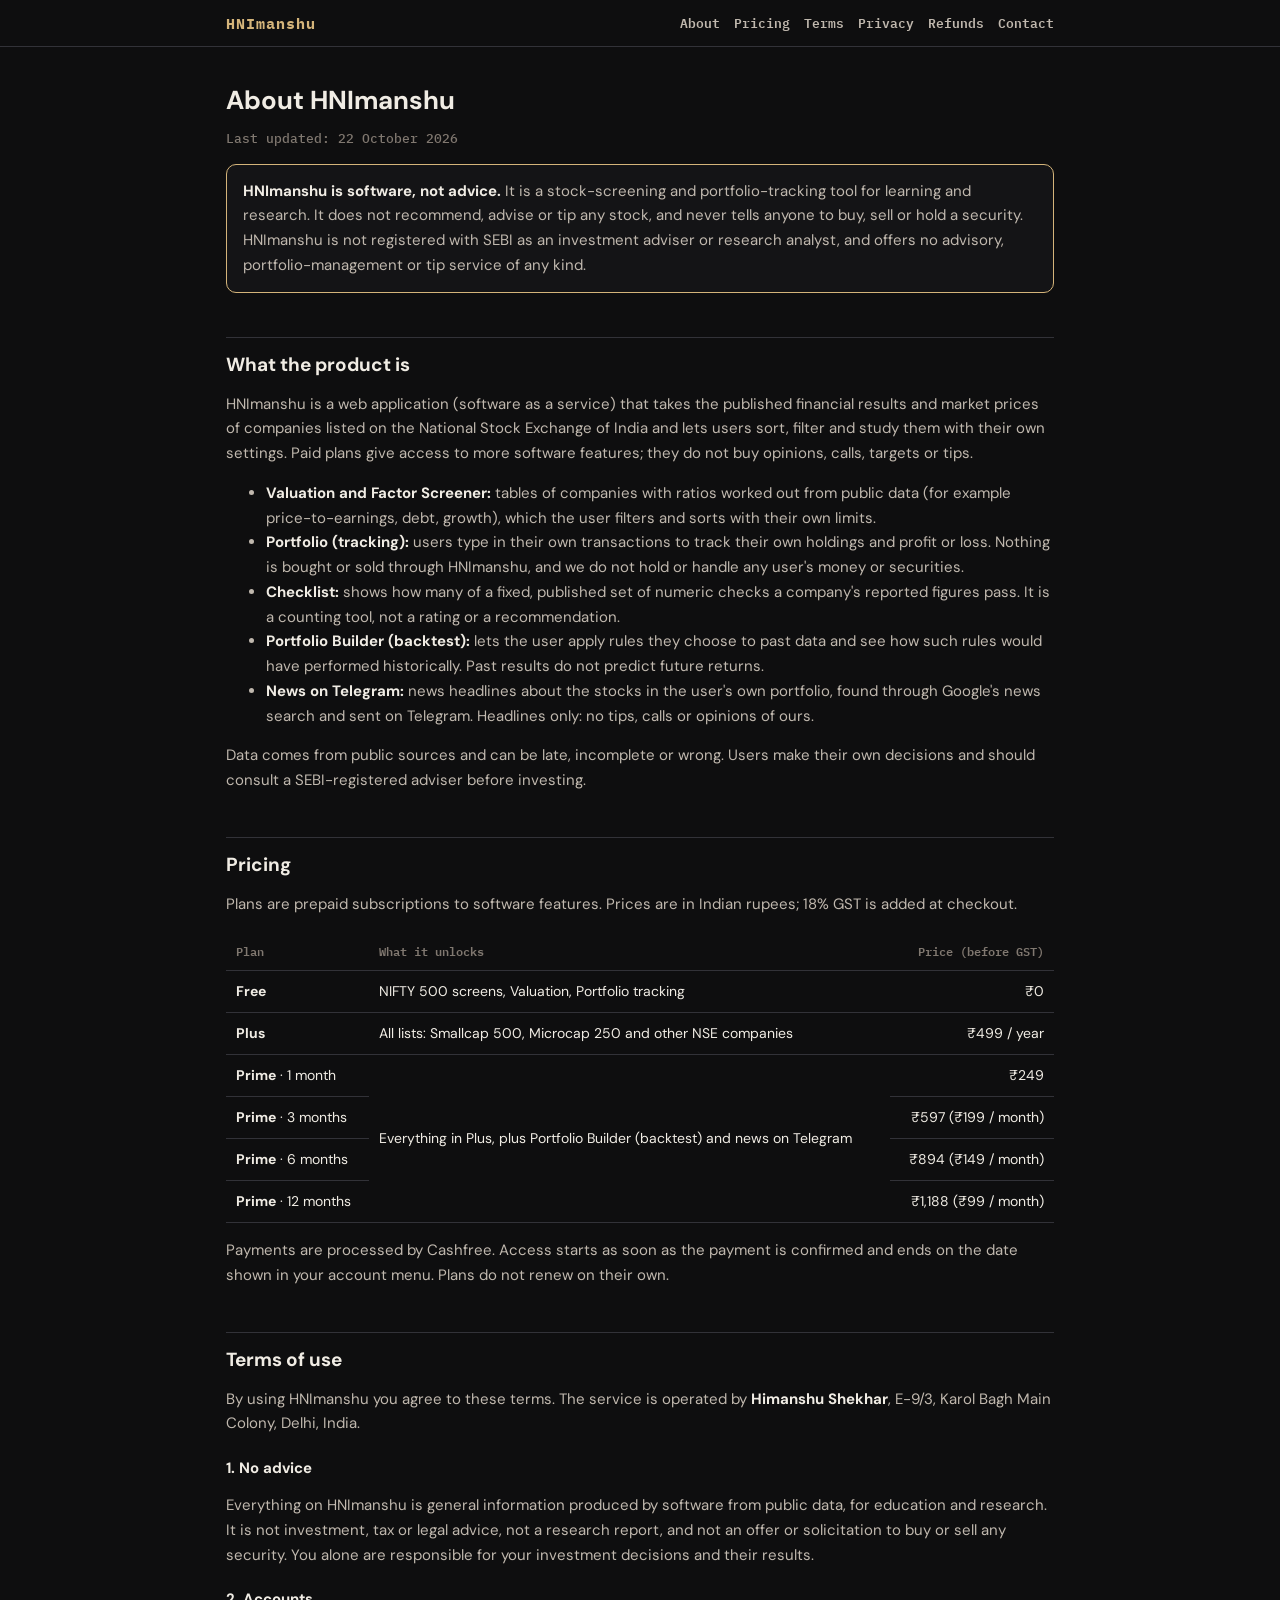
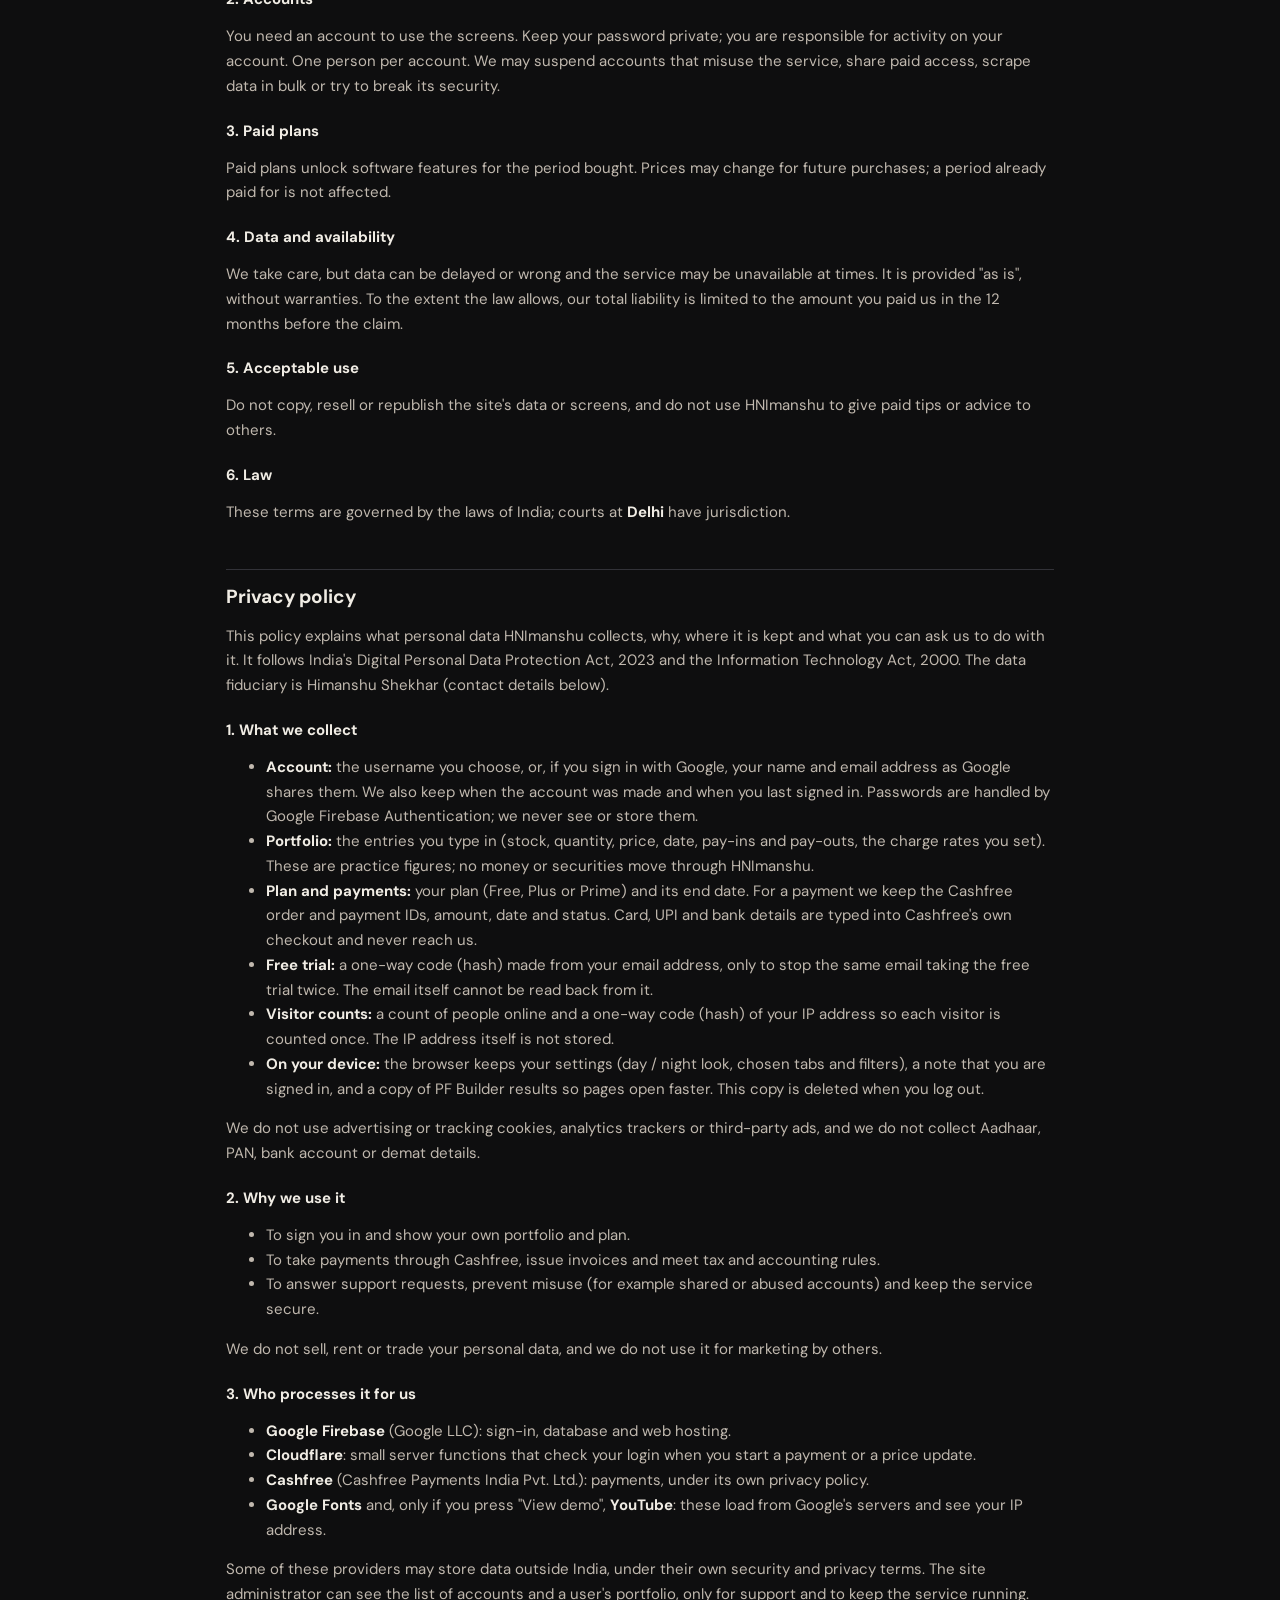
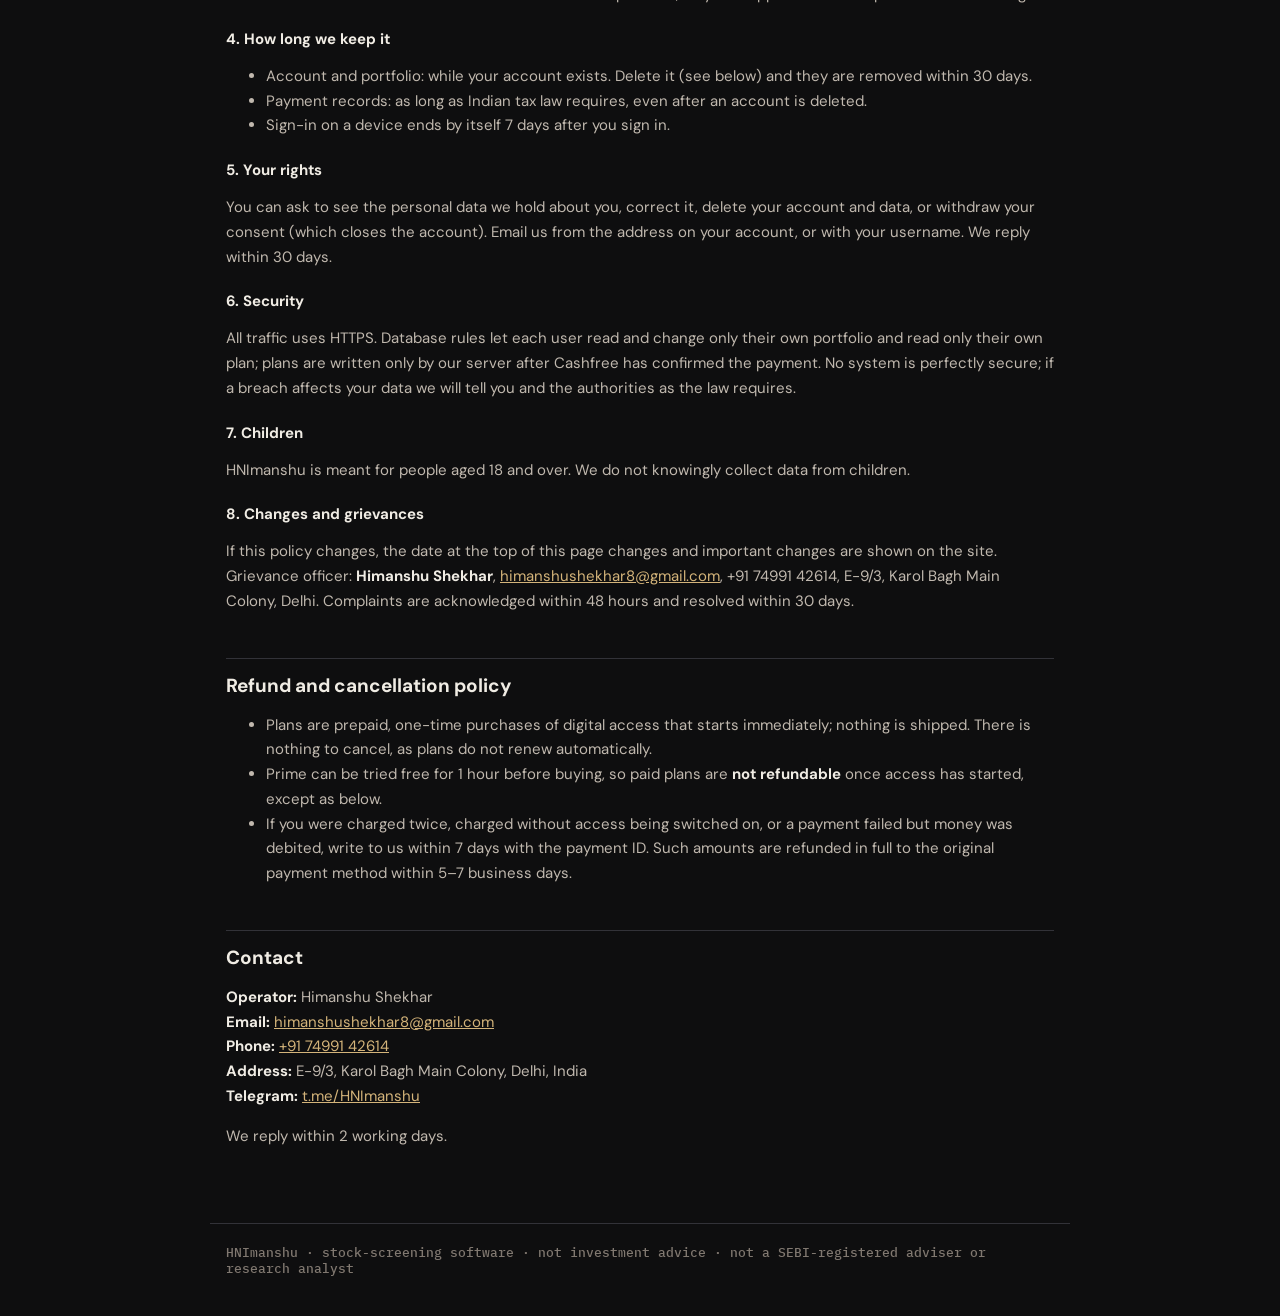
<file: public/legal.html>
<!DOCTYPE html>
<!-- legal.html — About, Pricing, Terms, Privacy, Refunds, Contact. Open to everyone (no login), so payment reviewers
     (Cashfree) and visitors can read what HNImanshu is and is not.
     The landing page shows this same <main> in an overlay (index.html fetches this file), so edit it only here. -->
<html lang="en">
<head>
<meta charset="utf-8">
<meta name="viewport" content="width=device-width, initial-scale=1, viewport-fit=cover">
<title>HNImanshu — About, Terms and Policies</title>
<meta name="description" content="HNImanshu is stock-screening software for learning and research. Pricing, terms of use, privacy, refund policy and contact details.">
<link rel="preconnect" href="https://fonts.googleapis.com">
<link rel="preconnect" href="https://fonts.gstatic.com" crossorigin>
<link rel="stylesheet" href="https://fonts.googleapis.com/css2?family=IBM+Plex+Mono:wght@500;600;700&family=DM+Sans:wght@400;500;600;700&display=swap">
<style>
:root{--mono:'IBM Plex Mono',ui-monospace,monospace;--sans:'DM Sans',system-ui,-apple-system,"Segoe UI",sans-serif}
body,body.night{--bg:#0e0e0f;--panel:#141416;--line:#323238;--ink:#f0ece4;--mute:#c0b8ae;--faint:#807870;--accent:#d4b47a;--warn:#e09878;color-scheme:dark}
body.day{--bg:#c8c1b5;--panel:#bdb6a8;--line:#7a7468;--ink:#060402;--mute:#281e12;--faint:#4a4238;--accent:#4c2e0a;--warn:#781c00;color-scheme:light}
*{box-sizing:border-box}
html{scroll-behavior:smooth;scroll-padding-top:70px}
body{margin:0;background:var(--bg);color:var(--ink);font:15px/1.65 var(--sans)}
a{color:var(--accent)}
header{position:sticky;top:0;z-index:5;background:var(--bg);border-bottom:1px solid var(--line)}
.bar{max-width:860px;margin:0 auto;padding:12px 16px;display:flex;align-items:center;gap:14px;flex-wrap:wrap}
.home{font:700 15px var(--mono);letter-spacing:1px;text-decoration:none;color:var(--accent)}
nav{display:flex;flex-wrap:wrap;gap:4px 14px;margin-left:auto}
nav a{font:600 12.5px var(--mono);text-decoration:none;color:var(--mute)}
nav a:hover{color:var(--accent)}
main{max-width:860px;margin:0 auto;padding:8px 16px 60px}
h1{font:700 26px var(--sans);margin:28px 0 6px}
h2{font:700 19px var(--sans);margin:44px 0 10px;padding-top:14px;border-top:1px solid var(--line)}
h3{font:700 15px var(--sans);margin:22px 0 6px}
p,li{color:var(--mute)}
b,strong{color:var(--ink)}
.note{border:1px solid var(--accent);border-radius:10px;padding:14px 16px;background:var(--panel);margin:18px 0}
.note p{margin:0}
.upd{font:500 12.5px var(--mono);color:var(--faint)}
table{width:100%;border-collapse:collapse;margin:10px 0;font-size:14px}
th,td{text-align:left;padding:9px 10px;border-bottom:1px solid var(--line)}
th{font:600 12px var(--mono);color:var(--faint)}
td.r,th.r{text-align:right;white-space:nowrap}
.fill{background:var(--warn);color:var(--bg);padding:0 6px;border-radius:4px;font-weight:700}
footer{max-width:860px;margin:0 auto;padding:20px 16px 40px;font:500 12.5px var(--mono);color:var(--faint);border-top:1px solid var(--line)}
@media (max-width:560px){h1{font-size:22px} nav{margin-left:0} th,td{padding:8px 6px}}
</style>
<script>try{if(localStorage.getItem('hnimanshu_theme')==='day')document.documentElement.dataset.t='day'}catch(e){}</script>
</head>
<body>
<script>document.body.className=document.documentElement.dataset.t==='day'?'day':'night'</script>
<header><div class="bar">
  <a class="home" href="./">HNImanshu</a>
  <nav><a href="#about">About</a><a href="#pricing">Pricing</a><a href="#terms">Terms</a><a href="#privacy">Privacy</a><a href="#refund">Refunds</a><a href="#contact">Contact</a></nav>
</div></header>
<main>
<h1>About HNImanshu</h1>
<p class="upd">Last updated: 22 October 2026</p>

<div class="note"><p><b>HNImanshu is software, not advice.</b> It is a stock-screening and portfolio-tracking tool for learning and research.
It does not recommend, advise or tip any stock, and never tells anyone to buy, sell or hold a security. HNImanshu is not registered with SEBI
as an investment adviser or research analyst, and offers no advisory, portfolio-management or tip service of any kind.</p></div>

<h2 id="about">What the product is</h2>
<p>HNImanshu is a web application (software as a service) that takes the published financial results and market prices of companies listed on
the National Stock Exchange of India and lets users sort, filter and study them with their own settings. Paid plans give access to more software
features; they do not buy opinions, calls, targets or tips.</p>
<ul>
  <li><b>Valuation and Factor Screener:</b> tables of companies with ratios worked out from public data (for example price-to-earnings, debt, growth),
    which the user filters and sorts with their own limits.</li>
  <li><b>Portfolio (tracking):</b> users type in their own transactions to track their own holdings and profit or loss. Nothing is bought or sold
    through HNImanshu, and we do not hold or handle any user's money or securities.</li>
  <li><b>Checklist:</b> shows how many of a fixed, published set of numeric checks a company's reported figures pass. It is a counting tool, not a rating
    or a recommendation.</li>
  <li><b>Portfolio Builder (backtest):</b> lets the user apply rules they choose to past data and see how such rules would have performed historically.
    Past results do not predict future returns.</li>
  <li><b>News on Telegram:</b> news headlines about the stocks in the user's own portfolio, found through Google's news search and sent on Telegram. Headlines only: no tips, calls or opinions of ours.</li>
</ul>
<p>Data comes from public sources and can be late, incomplete or wrong. Users make their own decisions and should consult a SEBI-registered
adviser before investing.</p>

<h2 id="pricing">Pricing</h2>
<p>Plans are prepaid subscriptions to software features. Prices are in Indian rupees; 18% GST is added at checkout.</p>
<table>
  <thead><tr><th>Plan</th><th>What it unlocks</th><th class="r">Price (before GST)</th></tr></thead>
  <tbody>
    <tr><td><b>Free</b></td><td>NIFTY 500 screens, Valuation, Portfolio tracking</td><td class="r">₹0</td></tr>
    <tr><td><b>Plus</b></td><td>All lists: Smallcap 500, Microcap 250 and other NSE companies</td><td class="r">₹499 / year</td></tr>
    <tr><td><b>Prime</b> · 1 month</td><td rowspan="4">Everything in Plus, plus Portfolio Builder (backtest) and news on Telegram</td><td class="r">₹249</td></tr>
    <tr><td><b>Prime</b> · 3 months</td><td class="r">₹597 (₹199 / month)</td></tr>
    <tr><td><b>Prime</b> · 6 months</td><td class="r">₹894 (₹149 / month)</td></tr>
    <tr><td><b>Prime</b> · 12 months</td><td class="r">₹1,188 (₹99 / month)</td></tr>
  </tbody>
</table>
<p>Payments are processed by Cashfree. Access starts as soon as the payment is confirmed and ends on the date shown in your account menu.
Plans do not renew on their own.</p>

<h2 id="terms">Terms of use</h2>
<p>By using HNImanshu you agree to these terms. The service is operated by <b>Himanshu Shekhar</b>, E-9/3, Karol Bagh Main Colony, Delhi, India.</p>
<h3>1. No advice</h3>
<p>Everything on HNImanshu is general information produced by software from public data, for education and research. It is not investment, tax
or legal advice, not a research report, and not an offer or solicitation to buy or sell any security. You alone are responsible for your
investment decisions and their results.</p>
<h3>2. Accounts</h3>
<p>You need an account to use the screens. Keep your password private; you are responsible for activity on your account. One person per account.
We may suspend accounts that misuse the service, share paid access, scrape data in bulk or try to break its security.</p>
<h3>3. Paid plans</h3>
<p>Paid plans unlock software features for the period bought. Prices may change for future purchases; a period already paid for is not affected.</p>
<h3>4. Data and availability</h3>
<p>We take care, but data can be delayed or wrong and the service may be unavailable at times. It is provided "as is", without warranties.
To the extent the law allows, our total liability is limited to the amount you paid us in the 12 months before the claim.</p>
<h3>5. Acceptable use</h3>
<p>Do not copy, resell or republish the site's data or screens, and do not use HNImanshu to give paid tips or advice to others.</p>
<h3>6. Law</h3>
<p>These terms are governed by the laws of India; courts at <b>Delhi</b> have jurisdiction.</p>

<h2 id="privacy">Privacy policy</h2>
<p>This policy explains what personal data HNImanshu collects, why, where it is kept and what you can ask us to do with it. It follows
India's Digital Personal Data Protection Act, 2023 and the Information Technology Act, 2000. The data fiduciary is Himanshu Shekhar
(contact details below).</p>

<h3>1. What we collect</h3>
<ul>
  <li><b>Account:</b> the username you choose, or, if you sign in with Google, your name and email address as Google shares them.
    We also keep when the account was made and when you last signed in. Passwords are handled by Google Firebase Authentication;
    we never see or store them.</li>
  <li><b>Portfolio:</b> the entries you type in (stock, quantity, price, date, pay-ins and pay-outs, the charge rates you set).
    These are practice figures; no money or securities move through HNImanshu.</li>
  <li><b>Plan and payments:</b> your plan (Free, Plus or Prime) and its end date. For a payment we keep the Cashfree order and payment IDs,
    amount, date and status. Card, UPI and bank details are typed into Cashfree's own checkout and never reach us.</li>
  <li><b>Free trial:</b> a one-way code (hash) made from your email address, only to stop the same email taking the free trial twice.
    The email itself cannot be read back from it.</li>
  <li><b>Visitor counts:</b> a count of people online and a one-way code (hash) of your IP address so each visitor is counted once.
    The IP address itself is not stored.</li>
  <li><b>On your device:</b> the browser keeps your settings (day / night look, chosen tabs and filters), a note that you are signed in, and
    a copy of PF Builder results so pages open faster. This copy is deleted when you log out.</li>
</ul>
<p>We do not use advertising or tracking cookies, analytics trackers or third-party ads, and we do not collect Aadhaar, PAN, bank account
or demat details.</p>

<h3>2. Why we use it</h3>
<ul>
  <li>To sign you in and show your own portfolio and plan.</li>
  <li>To take payments through Cashfree, issue invoices and meet tax and accounting rules.</li>
  <li>To answer support requests, prevent misuse (for example shared or abused accounts) and keep the service secure.</li>
</ul>
<p>We do not sell, rent or trade your personal data, and we do not use it for marketing by others.</p>

<h3>3. Who processes it for us</h3>
<ul>
  <li><b>Google Firebase</b> (Google LLC): sign-in, database and web hosting.</li>
  <li><b>Cloudflare</b>: small server functions that check your login when you start a payment or a price update.</li>
  <li><b>Cashfree</b> (Cashfree Payments India Pvt. Ltd.): payments, under its own privacy policy.</li>
  <li><b>Google Fonts</b> and, only if you press "View demo", <b>YouTube</b>: these load from Google's servers and see your IP address.</li>
</ul>
<p>Some of these providers may store data outside India, under their own security and privacy terms. The site administrator can see the
list of accounts and a user's portfolio, only for support and to keep the service running.</p>

<h3>4. How long we keep it</h3>
<ul>
  <li>Account and portfolio: while your account exists. Delete it (see below) and they are removed within 30 days.</li>
  <li>Payment records: as long as Indian tax law requires, even after an account is deleted.</li>
  <li>Sign-in on a device ends by itself 7 days after you sign in.</li>
</ul>

<h3>5. Your rights</h3>
<p>You can ask to see the personal data we hold about you, correct it, delete your account and data, or withdraw your consent
(which closes the account). Email us from the address on your account, or with your username. We reply within 30 days.</p>

<h3>6. Security</h3>
<p>All traffic uses HTTPS. Database rules let each user read and change only their own portfolio and read only their own plan; plans are written only by
our server after Cashfree has confirmed the payment. No system is perfectly secure; if a breach affects your data we will tell you and the
authorities as the law requires.</p>

<h3>7. Children</h3>
<p>HNImanshu is meant for people aged 18 and over. We do not knowingly collect data from children.</p>

<h3>8. Changes and grievances</h3>
<p>If this policy changes, the date at the top of this page changes and important changes are shown on the site.
Grievance officer: <b>Himanshu Shekhar</b>, <a href="mailto:himanshushekhar8@gmail.com">himanshushekhar8@gmail.com</a>,
+91 74991 42614, E-9/3, Karol Bagh Main Colony, Delhi. Complaints are acknowledged within 48 hours and resolved within 30 days.</p>

<h2 id="refund">Refund and cancellation policy</h2>
<ul>
  <li>Plans are prepaid, one-time purchases of digital access that starts immediately; nothing is shipped. There is nothing to cancel, as plans
    do not renew automatically.</li>
  <li>Prime can be tried free for 1 hour before buying, so paid plans are <b>not refundable</b> once access has started, except as below.</li>
  <li>If you were charged twice, charged without access being switched on, or a payment failed but money was debited, write to us within 7 days
    with the payment ID. Such amounts are refunded in full to the original payment method within 5–7 business days.</li>
</ul>

<h2 id="contact">Contact</h2>
<p><b>Operator:</b> Himanshu Shekhar<br>
<b>Email:</b> <a href="mailto:himanshushekhar8@gmail.com">himanshushekhar8@gmail.com</a><br>
<b>Phone:</b> <a href="tel:+917499142614">+91 74991 42614</a><br>
<b>Address:</b> E-9/3, Karol Bagh Main Colony, Delhi, India<br>
<b>Telegram:</b> <a href="https://t.me/HNImanshu" target="_blank" rel="noopener">t.me/HNImanshu</a></p>
<p>We reply within 2 working days.</p>
</main>
<footer>HNImanshu · stock-screening software · not investment advice · not a SEBI-registered adviser or research analyst</footer>
</body>
</html>
</file>
